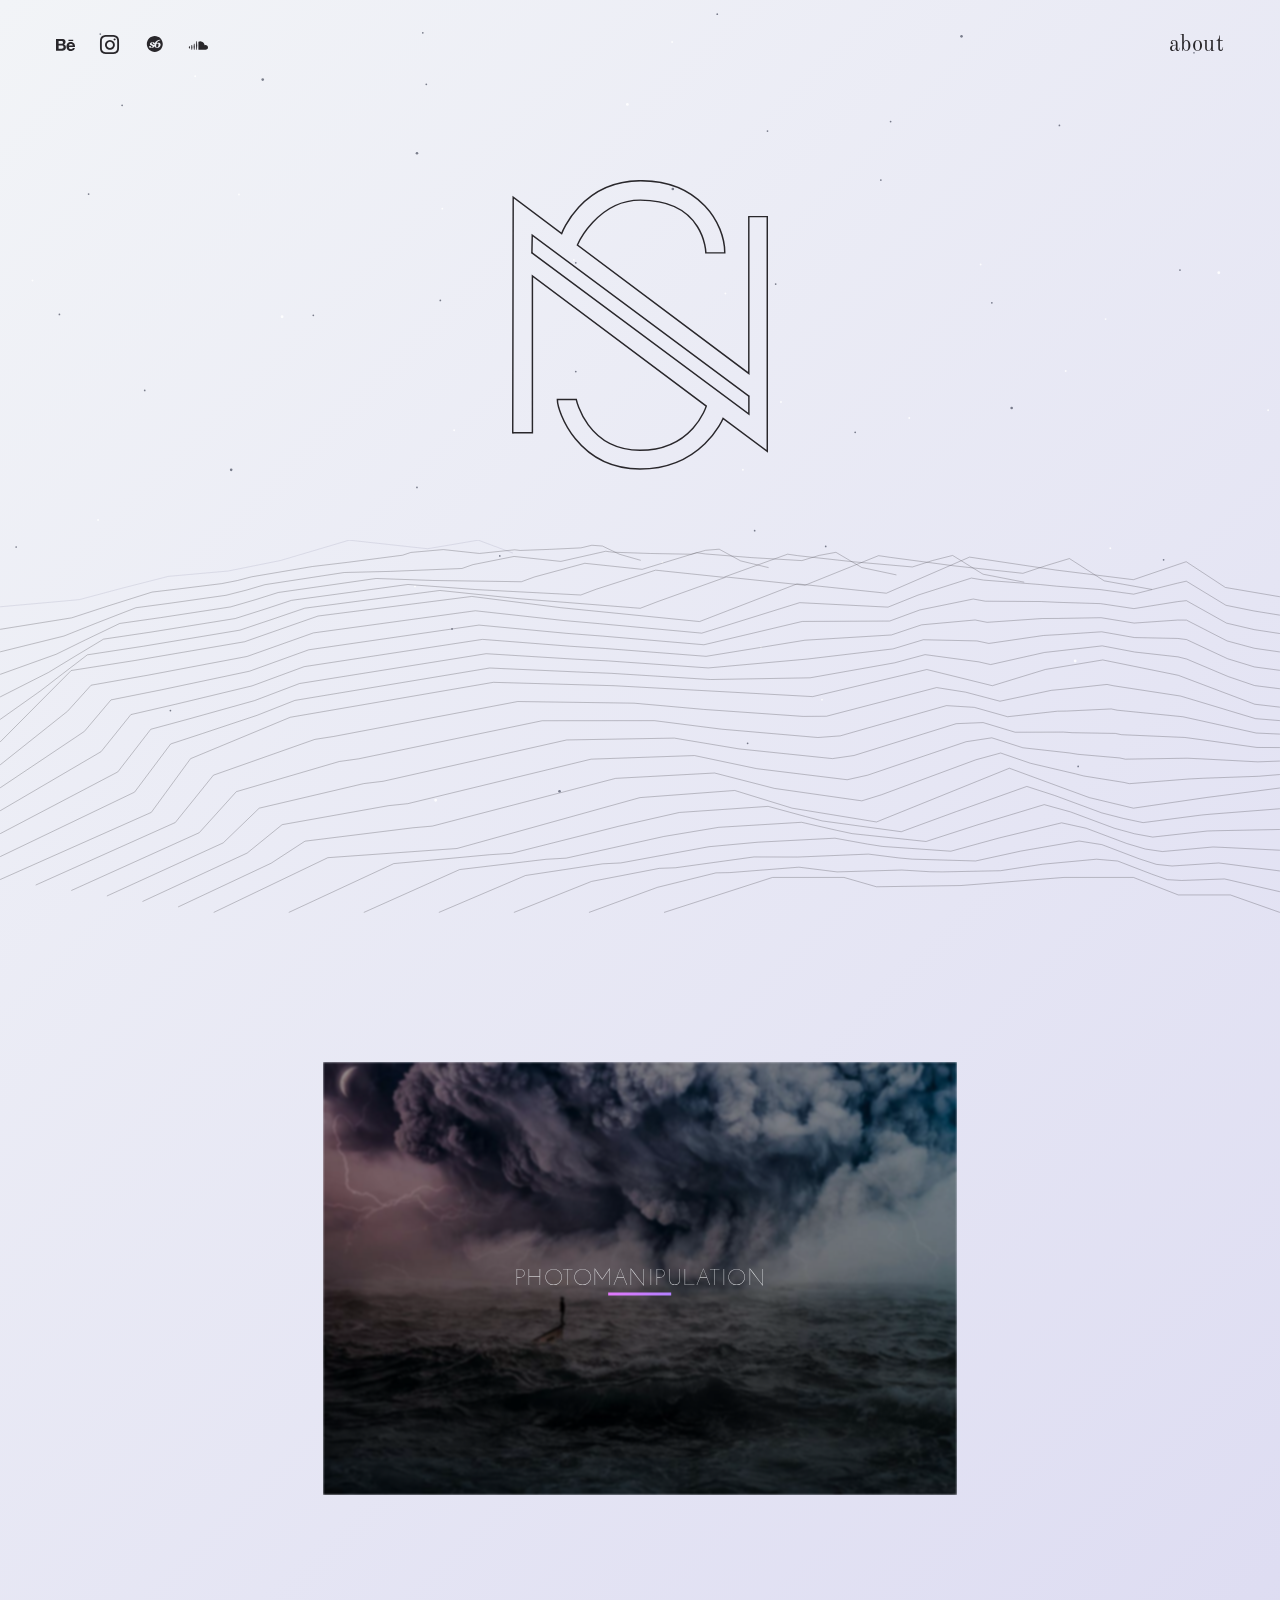
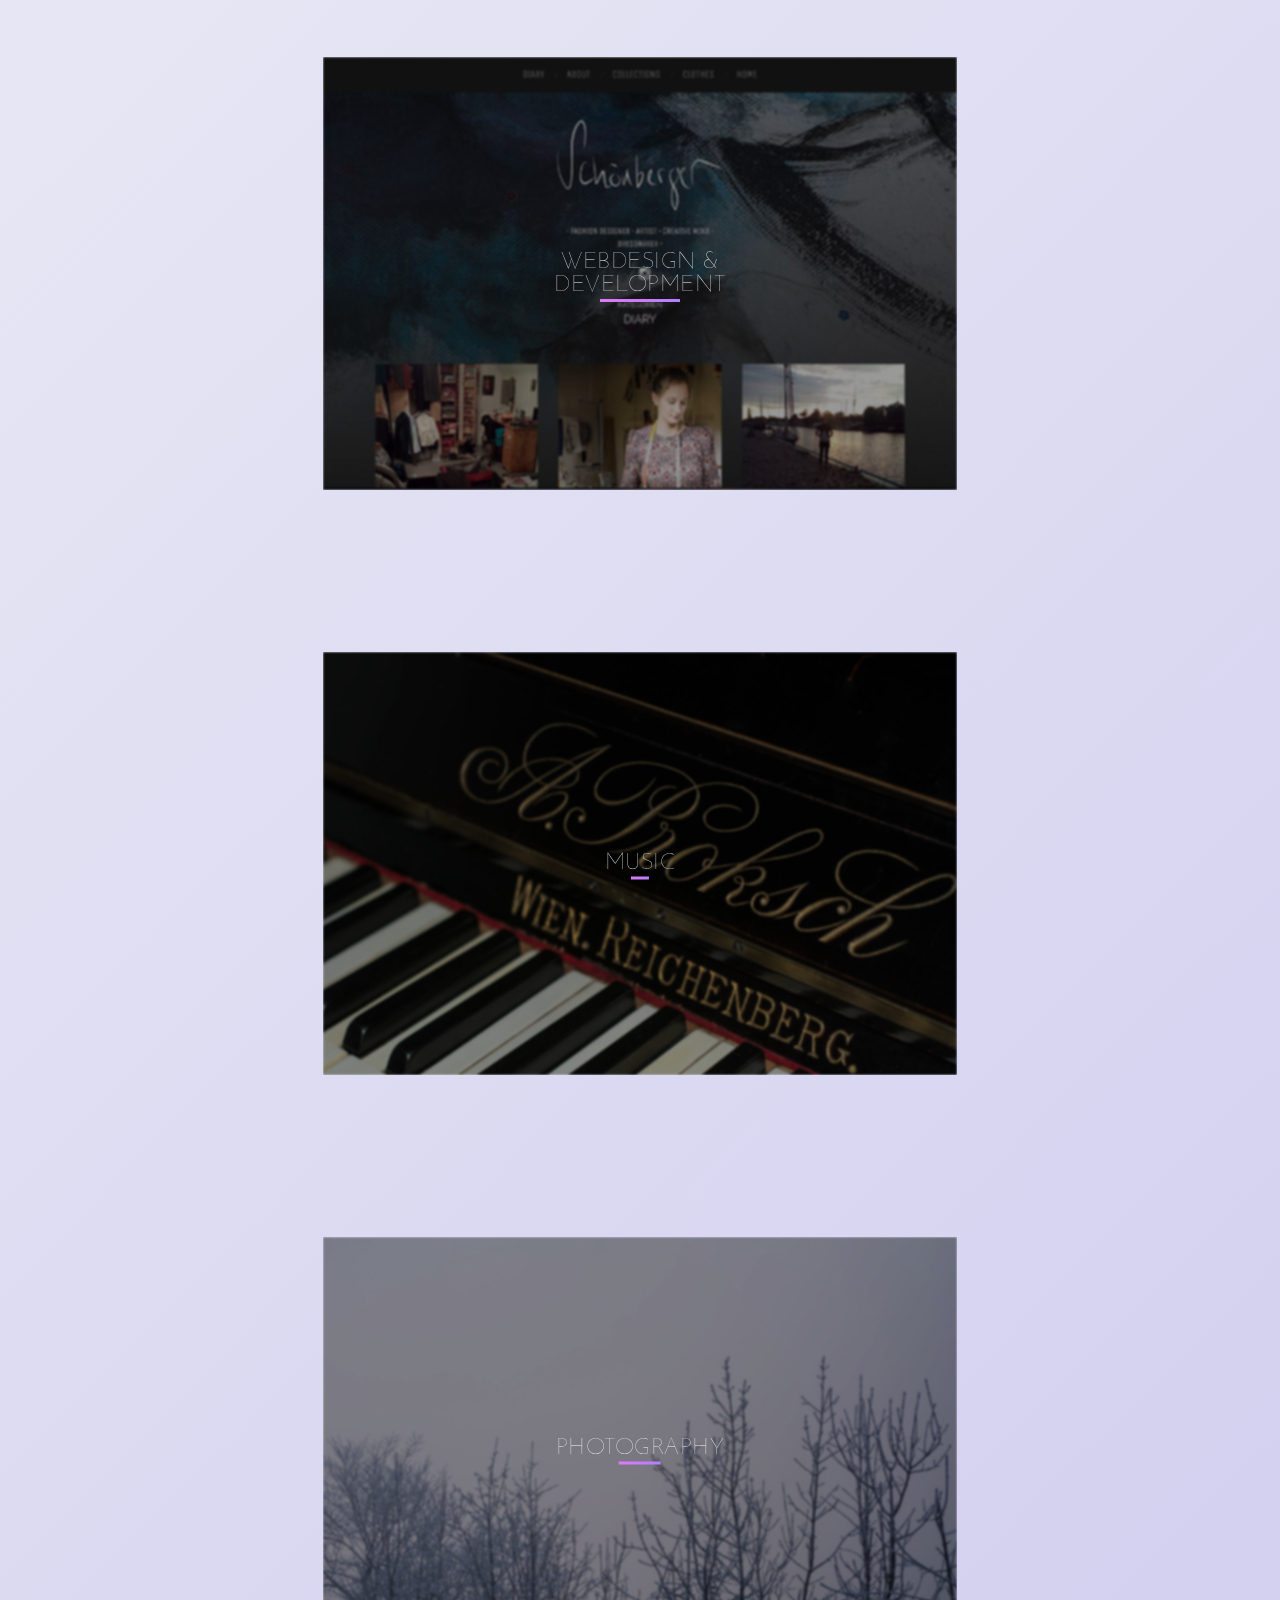
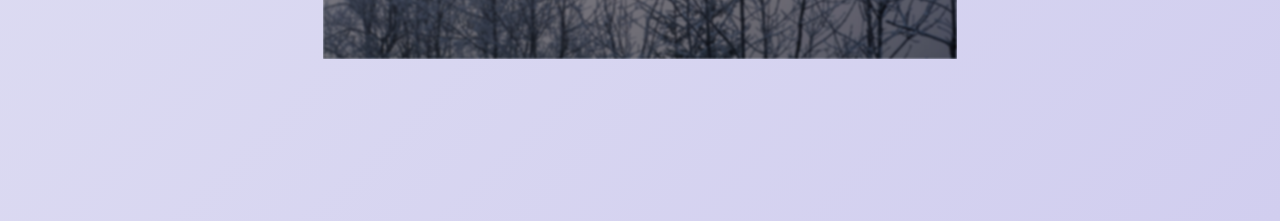
<file: index.html>
<!DOCTYPE html>
<html lang="en">
<head>
    <meta charset="utf-8">
    <meta name="viewport" content="width=device-width, height=device-height, initial-scale=1.0, user-scalable=no">
    <title>Niklas Schoenberger - Digital Artist</title>
    <meta name="description"
          content="Niklas Schoenberger - Digital Artist | Photomanipulation, Webdesign & Development">
    <link rel="stylesheet" href="css/main.css">
    <link rel="stylesheet" href="fonts/icomoon/style.css">
    <link rel="icon" href="imgs/logo-b.png">
</head>

<body>
<header class="header" id="home">
    <nav class="nav">
        <div class="nav__social">
            <ul class="nav__social__list">
                <li class="nav__social__list__item">
                    <a target="_blank" href="https://www.behance.net/schonberq">
                        <span class="icon-behance"></span>
                    </a>
                </li>
                <li class="nav__social__list__item">
                    <a target="_blank" href="https://www.instagram.com/schxnberq">
                        <span class="icon-instagram"></span>
                    </a>
                </li>
                <li class="nav__social__list__item">
                    <a target="_blank" href="https://www.society6.com/schonberq">
                        <svg class="society6-svg" version="1.1" id="Layer_1" xmlns="http://www.w3.org/2000/svg" xmlns:xlink="http://www.w3.org/1999/xlink" x="0px" y="0px"
         viewBox="0 0 2834.6 2834.6" style="enable-background:new 0 0 2834.6 2834.6;" xml:space="preserve">

    <g>
        <path class="st0" d="M1171,1362.6c-17.1-34.5-28.9-71.6-44.4-110.5c-36.5,4.4-71.1,17.9-98,45.9c-48.4,50.4-42.6,102.6,14.7,142
            c11.4,7.8,23.4,15.2,36,20.8c35.4,15.8,71.1,31,107,45.6c59.2,24,110.2,58.3,145.7,112.6c2.7,4.2,5.8,8.2,7.7,10.8
            c9.1-69.4,18.2-138.8,27-205.8c-13.2,5.3-27.4,13.4-42.5,16.5C1254.9,1454.4,1204.1,1429.4,1171,1362.6z"/>
        <path class="st0" d="M1807.1,1376.3c-76.6-16.4-142.2,24.5-181.5,73c-3.6,4.5-4.7,11.4-5.9,17.3c-16.3,80.5-24.6,161.7-22.8,234.5
            c2.7,56.7,6.7,103.7,27.4,147.3c17.6,36.9,40.7,50.4,81.4,47.7c46.7-3.1,83.7-26,111.5-61.6c79.3-101.8,105.2-218.9,88.2-345
            C1897.8,1433.2,1867.6,1389.2,1807.1,1376.3z"/>
        <path class="st0" d="M1417.1,384.3c-578.9,0-1048.2,469.3-1048.2,1048.2s469.3,1048.2,1048.2,1048.2s1048.2-469.3,1048.2-1048.2
            S1996,384.3,1417.1,384.3z M2042.5,1831.6c-132,115.7-287.4,152.7-457.8,116.8c-108.8-22.9-181.7-93.4-224.3-195.6
            c-2.6-6.3-5.2-12.5-9.1-21.8c-17.7,76.8-54.7,137-120.7,176.7c-43.7,26.3-92.6,36.7-142.2,43.3c-83.6,11-167.3,14.1-250.6-2.1
            c-46.9-9.1-90.7-26.8-126.4-59.6c-14.1-12.9-26.9-28.5-36.1-45.1c-22.4-40.4-12.3-84.4,25.9-110.3c60.1-40.6,144-53.5,202.5,35.2
            c27.2,41.2,41.3,87.4,51,135c72.1,14.6,153-37.8,166.6-107.2c7.4-37.8-3-70.9-34.2-91.8c-30.8-20.6-65.4-35.7-99.2-51.4
            c-33.9-15.7-69-28.8-103.4-43.4c-148.4-63.2-135.5-275.9-14.6-345.8c53.4-30.9,110.3-48.1,170.8-55c80.5-9.2,161.2-9.4,239.1,15.2
            c30.9,9.7,61.2,26.8,86.6,46.9c17.6,13.9,26.5,38.9,39,58.6C1560.7,1050,1812.9,919.8,2127,883c1.1,25.2,2,46.4,2.9,66.4
            c-234.1,45.2-398.8,170.2-474.9,400.5c44.7-36.5,95.4-59.4,151.7-69.7c64.5-11.8,129.1-10.3,191.7,8.4
            c104.8,31.3,184.6,148.7,180.4,260.7C2174.6,1663.3,2126.8,1757.8,2042.5,1831.6z"/>
    </g>
    </svg>
                    </a>
                </li>
                <li class="nav__social__list__item">
                    <a target="_blank" href="https://www.soundcloud.com/iampinkflwr">
                        <span class="icon-soundcloud"></span>
                    </a>
                </li>
            </ul>
        </div>

        <div class="nav__img">
            <a data-scroll href="index.html#home">
                <img class="nav__img-img" src="imgs/logo-w.png" alt="">
            </a>
        </div>

        <div class="nav__link"><a href="#about">about</a></div>
    </nav>

    <section class="entry">
        <div class="entry__title scroll-fade">
            <h1>
                <!--<svg class="svg-cnt" xmlns="http://www.w3.org/2000/svg" viewBox="0 0 351.69 397.94"><title>logopath2</title>
                    <g id="left-top">
                        <path d="M74.67,399.3l.64-324.54,66.55,50S168.17,52,250.3,52C331,52,366,110.56,366,151.14H340s-1.26-72.46-90-72.46c-59.58,0-86.48,61.67-86.48,61.67L399,316.78V101.36"
                              transform="translate(-73.67 -51.02)" fill="none" stroke="#0e62c6" stroke-miterlimit="10"
                              stroke-width="2" class="rrOVYYIX_0"></path>
                        <path fill="none" stroke="#0e62c6" stroke-miterlimit="10" stroke-width="2"
                              d="M27.34,100.61L27.81,75.7L325.83,297.35" class="rrOVYYIX_1"></path>
                    </g>
                    <g id="right-bottom">
                        <path fill="none" stroke="#9f24e0" stroke-miterlimit="10" stroke-width="2"
                              d="M325.43,296.55L325.43,321.68L26.94,99.79" class="rrOVYYIX_2"></path>
                        <path d="M398.05,101.36h26.31V423.88l-60.75-45.29S335.06,448,249.52,448,136,369.34,136,352.64h26s14.66,69.66,87.48,69.66,91.08-60.65,91.08-60.65L101.7,182.95V398.3h-27"
                              transform="translate(-73.67 -51.02)" fill="none" stroke="#9f24e0" stroke-miterlimit="10"
                              stroke-width="2" class="rrOVYYIX_3"></path>
                    </g>
                    <style>.rrOVYYIX_0 {
                        stroke-dasharray: 1493 1495;
                        stroke-dashoffset: 1494;
                        animation: rrOVYYIX_draw 3000ms ease-in-out 0ms forwards;
                    }

                    .rrOVYYIX_1 {
                        stroke-dasharray: 397 399;
                        stroke-dashoffset: 398;
                        animation: rrOVYYIX_draw 3000ms ease-in-out 0ms forwards;
                    }

                    .rrOVYYIX_2 {
                        stroke-dasharray: 398 400;
                        stroke-dashoffset: 399;
                        animation: rrOVYYIX_draw 3000ms ease-in-out 0ms forwards;
                    }

                    .rrOVYYIX_3 {
                        stroke-dasharray: 1533 1535;
                        stroke-dashoffset: 1534;
                        animation: rrOVYYIX_draw 3000ms ease-in-out 0ms forwards;
                    }

                    @keyframes rrOVYYIX_draw {
                        100% {
                            stroke-dashoffset: 0;
                        }
                    }

                    @keyframes rrOVYYIX_fade {
                        0% {
                            stroke-opacity: 1;
                        }
                        94.44444444444444% {
                            stroke-opacity: 1;
                        }
                        100% {
                            stroke-opacity: 0;
                        }
                    }</style>
                </svg>--> <!--vivus-animation test svg-->
                <svg class="svg-cnt" xmlns="http://www.w3.org/2000/svg" viewBox="0 0 351.69 397.94"><title>
                    logopath2</title>
                    <g class="svg-cnt__one" id="left-top">
                        <path d="M74.67,399.3l.64-324.54,66.55,50S168.17,52,250.3,52C331,52,366,110.56,366,151.14H340s-1.26-72.46-90-72.46c-59.58,0-86.48,61.67-86.48,61.67L399,316.78V101.36"
                              transform="translate(-73.67 -51.02)" fill="none" stroke="#29272b" stroke-miterlimit="10"
                              stroke-width="2"/>
                        <polyline points="27.34 100.61 27.81 75.7 325.83 297.35" fill="none" stroke="#29272b"
                                  stroke-miterlimit="10" stroke-width="2"/>
                    </g>
                    <g class="svg-cnt__two" id="right-bottom">
                        <polyline points="325.43 296.55 325.43 321.68 26.94 99.79" fill="none" stroke="#29272b"
                                  stroke-miterlimit="10" stroke-width="2"/>
                        <path d="M398.05,101.36h26.31V423.88l-60.75-45.29S335.06,448,249.52,448,136,369.34,136,352.64h26s14.66,69.66,87.48,69.66,91.08-60.65,91.08-60.65L101.7,182.95V398.3h-27"
                              transform="translate(-73.67 -51.02)" fill="none" stroke="#29272b" stroke-miterlimit="10"
                              stroke-width="2"/>
                    </g>
                </svg>
                <svg class="fill-svg" id="left-top_copy" data-name="left-top copy" xmlns="http://www.w3.org/2000/svg"
                     viewBox="0 0 349.69 395.94"><title>logopath2fill</title>
                    <path d="M399,101.36V316.78L163.52,140.35S192.78,78.68,250,78.68c88.73,0,90,72.46,90,72.46h26C366,110.56,331,52,250.3,52c-82.13,0-108.43,72.75-108.43,72.75l-66.55-50L74.67,398.3h27V182.95l238.9,178.71s-18.26,60.65-91.08,60.65S162,352.64,162,352.64H136C136,369.34,164,448,249.52,448s114.1-69.37,114.1-69.37l60.75,45.29V101.36Zm.06,271.34L101,151.12v.51l-.4-.82.41.31.46-24.4,298,221.65Z"
                          transform="translate(-74.67 -52.02)" fill="#29272b"/>
                    <polygon points="0 347.28 0 346.28 0 346.28 0 347.28" fill="#29272b"/>
                </svg>
            </h1>

            <div class="entry__title__txt">
                <span>Niklas Schoenberger</span>
                <span>digital artist</span>
            </div>

            <div class="entry__scroll scroll-fade">
                <a data-scroll href="#main">
                    <span class="icon-arrow_downward"></span>
                </a>
            </div>

        </div>

        <div class="entry__parallax">
            <div class="parallax-bg bg-bottom">
                <svg id="bottom" xmlns="http://www.w3.org/2000/svg" viewBox="0 0 670.34 443.97"><title>
                    starsky_bottom</title>
                    <g opacity="0.85">
                        <path d="M231.65,109.78a.5.5,0,0,0,0-1,.5.5,0,0,0,0,1Z" transform="translate(-16.55 -21.5)"
                              fill="#a0a0b9"/>
                        <path d="M379.89,154.23a.5.5,0,0,0,0-1,.5.5,0,0,0,0,1Z" transform="translate(-16.55 -21.5)"
                              fill="#a0a0b9"/>
                        <path d="M579,167.62a.5.5,0,0,0,0-1,.5.5,0,0,0,0,1Z" transform="translate(-16.55 -21.5)"
                              fill="#a0a0b9"/>
                        <path d="M430.49,366.92a.5.5,0,0,0,0-1,.5.5,0,0,0,0,1Z" transform="translate(-16.55 -21.5)"
                              fill="#a0a0b9"/>
                        <path d="M217.32,307.6a.5.5,0,0,0,0-1,.5.5,0,0,0,0,1Z" transform="translate(-16.55 -21.5)"
                              fill="#a0a0b9"/>
                        <path d="M664.14,215.34a.5.5,0,0,0,0-1,.5.5,0,0,0,0,1Z" transform="translate(-16.55 -21.5)"
                              fill="#a0a0b9"/>
                        <path d="M51.37,272.81a.5.5,0,0,0,0-1,.5.5,0,0,0,0,1Z" transform="translate(-16.55 -21.5)"
                              fill="#a0a0b9"/>
                        <path d="M237.84,225.79a.5.5,0,0,0,0-1,.5.5,0,0,0,0,1Z" transform="translate(-16.55 -21.5)"
                              fill="#a0a0b9"/>
                        <path d="M352,22.5a.5.5,0,0,0,0-1,.5.5,0,0,0,0,1Z" transform="translate(-16.55 -21.5)"
                              fill="#a0a0b9"/>
                        <path d="M558.11,194.82a.5.5,0,0,0,0-1,.5.5,0,0,0,0,1Z" transform="translate(-16.55 -21.5)"
                              fill="#a0a0b9"/>
                        <path d="M17,147.41a.5.5,0,0,0,0-1,.5.5,0,0,0,0,1Z" transform="translate(-16.55 -21.5)"
                              fill="#a0a0b9"/>
                        <path d="M102.23,40.43a.5.5,0,0,0,0-1,.5.5,0,0,0,0,1Z" transform="translate(-16.55 -21.5)"
                              fill="#a0a0b9"/>
                        <path d="M337.2,446.21a.5.5,0,0,0,0-1,.5.5,0,0,0,0,1Z" transform="translate(-16.55 -21.5)"
                              fill="#a0a0b9"/>
                        <path d="M563.07,346.93a.75.75,0,0,0,0-1.5.75.75,0,0,0,0,1.5Z"
                              transform="translate(-16.55 -21.5)"
                              fill="#a0a0b9"/>
                        <path d="M389.06,246.5a.5.5,0,0,0,0-1,.5.5,0,0,0,0,1Z" transform="translate(-16.55 -21.5)"
                              fill="#a0a0b9"/>
                        <path d="M398.51,339.54a.5.5,0,0,0,0-1,.5.5,0,0,0,0,1Z" transform="translate(-16.55 -21.5)"
                              fill="#a0a0b9"/>
                        <path d="M409,211a.5.5,0,0,0,0-1,.5.5,0,0,0,0,1Z" transform="translate(-16.55 -21.5)"
                              fill="#a0a0b9"/>
                        <path d="M300.52,136.68a.5.5,0,0,0,0-1,.5.5,0,0,0,0,1Z" transform="translate(-16.55 -21.5)"
                              fill="#a0a0b9"/>
                        <path d="M228.15,419.85a.75.75,0,0,0,0-1.5.75.75,0,0,0,0,1.5Z"
                              transform="translate(-16.55 -21.5)"
                              fill="#a0a0b9"/>
                        <path d="M346.9,295a.5.5,0,0,0,0-1,.5.5,0,0,0,0,1Z" transform="translate(-16.55 -21.5)"
                              fill="#a0a0b9"/>
                        <path d="M513.56,139a.5.5,0,0,0,0-1,.5.5,0,0,0,0,1Z" transform="translate(-16.55 -21.5)"
                              fill="#a0a0b9"/>
                        <path d="M638.29,143.58a.75.75,0,0,0,0-1.5.75.75,0,0,0,0,1.5Z"
                              transform="translate(-16.55 -21.5)"
                              fill="#a0a0b9"/>
                        <path d="M599.39,465.47a.5.5,0,0,0,0-1,.5.5,0,0,0,0,1Z" transform="translate(-16.55 -21.5)"
                              fill="#a0a0b9"/>
                        <path d="M686.41,322a.5.5,0,0,0,0-1,.5.5,0,0,0,0,1Z" transform="translate(-16.55 -21.5)"
                              fill="#a0a0b9"/>
                        <path d="M581.48,287.6a.5.5,0,0,0,0-1,.5.5,0,0,0,0,1Z" transform="translate(-16.55 -21.5)"
                              fill="#a0a0b9"/>
                        <path d="M476.18,219.37a.5.5,0,0,0,0-1,.5.5,0,0,0,0,1Z" transform="translate(-16.55 -21.5)"
                              fill="#a0a0b9"/>
                        <path d="M328.56,55.42a.75.75,0,0,0,0-1.5.75.75,0,0,0,0,1.5Z"
                              transform="translate(-16.55 -21.5)"
                              fill="#a0a0b9"/>
                        <path d="M147.74,166.65a.75.75,0,0,0,0-1.5.75.75,0,0,0,0,1.5Z"
                              transform="translate(-16.55 -21.5)"
                              fill="#a0a0b9"/>
                        <path d="M125.16,102.36a.5.5,0,0,0,0-1,.5.5,0,0,0,0,1Z" transform="translate(-16.55 -21.5)"
                              fill="#a0a0b9"/>
                    </g>
                </svg>
            </div>

            <div class="parallax-bg bg-middle">
                <svg id="middle" xmlns="http://www.w3.org/2000/svg" viewBox="0 0 750.1 218.36">
                    <title>starsky_middle2</title>
                    <g opacity="0.75">
                        <polyline
                                points="0.07 39.15 46.52 34.95 70.69 28.47 98.61 21.32 133.75 18.17 164.36 12.03 204.6 0.1 250.58 5.12 280.28 0.1 300.59 7.66"
                                fill="none" stroke="#a0a0b9" stroke-miterlimit="10" stroke-width="0.2"/>
                        <polyline
                                points="0.07 52.36 42 45.62 63.88 38.47 89.13 30.52 104.06 28.76 129.79 25.58 139.12 23.76 147.44 21.58 183.04 15.54 203.71 13.09 235.93 8.91 240.8 7.29 259.79 5.62 280.94 7.89 301.65 5.74 304.82 6.14 321.99 5.5 340.41 4.62 346.87 3.08 353.05 3.55 363.01 8.35 375.51 11.93"
                                fill="none" stroke="#29272b" stroke-miterlimit="10" stroke-width="0.2"/>
                        <polyline
                                points="0.07 65.56 37.48 56.28 57.06 48.47 79.65 39.71 99.06 37.13 132.49 32.39 144.49 29.34 155.23 26.18 201.72 19.05 228.69 18.4 270.73 16.69 277.01 14.47 301.25 9.64 328.63 12.55 354.96 6.6 359.05 7.15 381.29 7.91 405.17 8.34 413.45 6.05 421.46 5.39 434.03 12.24 450.42 16.19"
                                fill="none" stroke="#29272b" stroke-miterlimit="10" stroke-width="0.2"/>
                        <polyline
                                points="0.07 78.76 32.96 66.95 50.25 58.47 70.17 48.91 94.07 45.5 135.19 39.2 149.87 34.93 163.02 30.77 220.4 22.55 253.68 23.72 305.54 24.46 313.21 21.66 342.71 13.66 376.33 17.2 408.26 7.45 413.28 8.16 440.59 10.33 469.93 12.07 480.03 9.03 489.88 7.22 505.05 16.14 525.33 20.46"
                                fill="none" stroke="#29272b" stroke-miterlimit="10" stroke-width="0.2"/>
                        <polyline
                                points="0.07 91.97 28.44 77.61 43.44 68.47 60.69 58.1 89.08 53.87 137.88 46.02 155.24 40.52 170.81 35.37 239.09 26.06 278.66 29.04 340.35 32.24 349.42 28.84 384.18 17.68 424.03 21.86 461.57 8.31 467.51 9.18 499.88 12.75 534.69 15.8 546.62 12 558.29 9.05 576.08 20.04 600.25 24.73"
                                fill="none" stroke="#29272b" stroke-miterlimit="10" stroke-width="0.2"/>
                        <polyline
                                points="0.07 105.17 23.92 88.28 36.62 78.47 51.21 67.3 84.08 62.24 140.58 52.83 160.61 46.11 178.6 39.96 257.77 29.57 303.65 34.36 375.16 40.02 385.62 36.03 425.64 21.69 471.73 26.52 514.87 9.17 521.75 10.19 559.18 15.16 599.45 19.53 613.2 14.97 626.71 10.88 647.1 23.93 675.16 29"
                                fill="none" stroke="#29272b" stroke-miterlimit="10" stroke-width="0.2"/>
                        <polyline
                                points="0.07 118.37 41.73 76.49 79.09 70.61 143.28 59.64 186.39 44.56 276.45 33.08 328.63 39.67 409.96 47.8 467.11 25.71 519.42 31.18 568.18 10.03 618.48 17.58 664.21 23.26 695.13 12.72 718.12 27.82 750.07 33.27"
                                fill="none" stroke="#29272b" stroke-miterlimit="10" stroke-width="0.2"/>
                        <polyline
                                points="0.07 131.81 39.62 100.33 53.38 85.1 86.99 79.17 144.76 68.26 183.68 54.45 278.56 41.47 330.43 47.2 351.47 49.05 411.25 54.59 468.63 36.72 520.4 39.34 538.02 32.28 569.27 22.31 576.41 23.49 609.63 26.11 619.01 27.05 644.61 29.04 664.36 31.74 689.92 25.32 695.19 24.13 718.46 38.27 734.89 41.59 750.07 44.05"
                                fill="none" stroke="#29272b" stroke-miterlimit="10" stroke-width="0.2"/>
                        <polyline
                                points="0.07 145.25 49.43 112.18 65.04 93.71 94.89 87.74 146.24 76.88 180.96 64.34 280.66 49.86 332.23 54.72 353.14 56.32 412.53 61.39 470.16 47.73 521.37 47.5 539.04 41 570.36 34.59 577.44 35.87 610.24 36.06 619.55 36.51 644.94 37.29 664.51 40.22 690.04 36.12 695.25 35.54 718.8 48.72 734.98 52.52 750.07 54.83"
                                fill="none" stroke="#29272b" stroke-miterlimit="10" stroke-width="0.2"/>
                        <polyline
                                points="0.07 158.69 59.24 124.04 76.69 102.32 102.79 96.3 147.72 85.49 178.25 74.23 282.77 58.24 334.03 62.25 354.8 63.59 413.81 68.18 471.68 58.74 522.35 55.66 540.07 49.73 571.46 46.87 578.47 48.25 610.85 46.01 620.08 45.97 645.27 45.54 664.66 48.69 690.16 46.91 695.32 46.95 719.15 59.16 735.08 63.45 750.07 65.61"
                                fill="none" stroke="#29272b" stroke-miterlimit="10" stroke-width="0.2"/>
                        <polyline
                                points="0.07 172.13 69.05 135.9 88.35 110.93 110.69 104.87 149.2 94.11 175.53 84.12 284.88 66.63 335.83 69.77 356.47 70.86 415.09 74.98 473.21 69.76 523.32 63.82 541.09 58.45 572.55 59.15 579.5 60.63 611.46 55.96 620.62 55.44 645.6 53.79 664.81 57.17 690.27 57.7 695.38 58.36 719.49 69.61 735.17 74.39 750.07 76.39"
                                fill="none" stroke="#29272b" stroke-miterlimit="10" stroke-width="0.2"/>
                        <polyline
                                points="0.07 185.57 78.86 147.76 100.01 119.54 118.6 113.43 150.68 102.73 172.82 94.01 286.98 75.02 337.63 77.3 358.14 78.13 416.37 81.77 474.73 80.77 524.3 71.98 542.12 67.18 573.64 71.43 580.52 73.01 612.07 65.91 621.15 64.9 645.93 62.04 664.96 65.65 690.39 68.5 695.45 69.77 719.84 80.06 735.27 85.32 750.07 87.18"
                                fill="none" stroke="#29272b" stroke-miterlimit="10" stroke-width="0.2"/>
                        <polyline
                                points="0.07 199.01 88.67 159.62 111.66 128.15 170.11 103.89 289.09 83.41 359.8 85.39 476.26 91.78 543.14 75.9 581.55 85.39 612.68 75.86 646.26 70.29 690.5 79.29 735.36 96.25 750.07 97.96"
                                fill="none" stroke="#29272b" stroke-miterlimit="10" stroke-width="0.2"/>
                        <polyline
                                points="20.93 202.22 102.72 165.58 125.08 137.82 184.49 116.85 195.64 115.12 303.42 94.66 371.6 95.63 412.4 99.28 470.67 103.38 484.31 103.28 548.89 86.48 565.81 89.15 586.01 94.48 616.19 88.09 621.78 87.57 648.75 84.64 652.31 85.39 691.8 91.44 701.11 94.23 735.78 104.69 750.07 105.86"
                                fill="none" stroke="#29272b" stroke-miterlimit="10" stroke-width="0.2"/>
                        <polyline
                                points="41.79 205.43 116.76 171.54 138.49 147.49 198.87 129.8 210.08 128.25 317.75 105.92 383.39 105.86 422.76 110.86 479.26 115.75 492.37 114.79 554.63 97.06 570.96 98.07 590.48 103.57 619.71 100.33 625.1 100.25 651.23 99 654.69 99.74 693.1 103.58 702.21 105.57 736.2 113.13 750.07 113.75"
                                fill="none" stroke="#29272b" stroke-miterlimit="10" stroke-width="0.2"/>
                        <polyline
                                points="62.65 208.64 130.81 177.5 151.9 157.16 213.24 142.75 224.51 141.39 332.08 117.18 395.18 116.09 433.13 122.43 487.85 128.12 500.42 126.3 560.38 107.64 576.11 106.99 594.94 112.66 623.23 112.57 628.41 112.93 653.72 113.36 657.07 114.1 694.4 115.73 703.31 116.92 736.62 121.58 750.07 121.64"
                                fill="none" stroke="#29272b" stroke-miterlimit="10" stroke-width="0.2"/>
                        <polyline
                                points="83.51 211.85 144.85 183.46 165.32 166.83 227.62 155.7 238.95 154.52 346.41 128.44 406.98 126.32 443.5 134.01 496.45 140.5 508.48 137.81 566.12 118.23 581.25 115.92 599.41 121.75 626.75 124.8 631.73 125.6 656.2 127.72 659.45 128.45 695.7 127.88 704.42 128.27 737.04 130.02 750.07 129.54"
                                fill="none" stroke="#29272b" stroke-miterlimit="10" stroke-width="0.2"/>
                        <polyline
                                points="104.37 215.06 158.9 189.42 178.73 176.5 242 168.65 253.39 167.66 360.74 139.7 418.77 136.55 453.86 145.58 505.04 152.87 516.53 149.31 571.87 128.81 586.4 124.84 603.87 130.84 630.26 137.04 635.05 138.28 658.69 142.07 661.83 142.8 696.99 140.03 705.52 139.61 737.46 138.47 750.07 137.44"
                                fill="none" stroke="#29272b" stroke-miterlimit="10" stroke-width="0.2"/>
                        <polyline
                                points="125.23 218.26 192.14 186.17 267.83 180.79 375.07 150.96 430.56 146.78 464.23 157.16 513.63 165.25 591.55 133.76 638.36 150.96 664.21 157.16 706.62 150.96 750.07 145.33"
                                fill="none" stroke="#29272b" stroke-miterlimit="10" stroke-width="0.2"/>
                        <polyline
                                points="169.22 218.26 230.76 189.65 286.85 184.45 299.81 183.62 362.63 167.75 398.17 159.67 450.16 156.1 472 162.03 481.84 164.63 528.16 170.96 560.42 159.15 601.75 144.42 618.11 149.73 645.69 159.93 658.5 163.21 669.88 165.63 704.1 161.18 709.6 160.67 750.07 157.49"
                                fill="none" stroke="#29272b" stroke-miterlimit="10" stroke-width="0.2"/>
                        <polyline
                                points="213.2 218.26 269.38 193.13 320.03 187.11 331.79 186.44 389.02 173.75 421.26 168.38 469.75 165.43 490.23 170.12 499.44 172.09 542.68 176.68 573.04 166.87 611.95 155.08 627.33 159.33 653.02 168.91 664.9 172.17 675.54 174.1 707.48 170.55 712.57 170.38 750.07 169.64"
                                fill="none" stroke="#29272b" stroke-miterlimit="10" stroke-width="0.2"/>
                        <polyline
                                points="257.18 218.26 308 196.61 353.2 189.77 363.77 189.26 415.42 179.75 444.35 177.09 489.34 174.75 508.45 178.22 517.05 179.56 557.21 182.39 585.66 174.59 622.16 165.75 636.55 168.93 660.35 177.88 671.3 181.13 681.2 182.58 710.86 179.91 715.54 180.09 750.07 181.8"
                                fill="none" stroke="#29272b" stroke-miterlimit="10" stroke-width="0.2"/>
                        <polyline
                                points="301.16 218.26 346.63 200.09 386.38 192.42 395.75 192.09 441.81 185.74 467.45 185.8 508.94 184.07 526.68 186.31 534.66 187.03 571.73 188.1 598.28 182.3 632.36 176.41 645.77 178.53 667.68 186.86 677.7 190.09 686.86 191.05 714.23 189.27 718.52 189.8 750.07 193.95"
                                fill="none" stroke="#29272b" stroke-miterlimit="10" stroke-width="0.2"/>
                        <polyline
                                points="345.14 218.26 385.25 203.57 419.56 195.08 427.73 194.91 468.2 191.74 490.54 194.51 528.53 193.4 544.91 194.41 552.26 194.5 586.26 193.82 610.9 190.02 642.56 187.07 654.99 188.13 675.01 195.84 684.1 199.04 692.53 199.53 717.61 198.64 721.5 199.52 750.07 206.11"
                                fill="none" stroke="#29272b" stroke-miterlimit="10" stroke-width="0.2"/>
                        <polyline
                                points="389.13 218.26 452.74 197.74 494.59 197.74 513.63 203.22 563.14 202.5 623.52 197.74 664.21 197.74 690.5 208 720.99 208 750.07 218.26"
                                fill="none" stroke="#29272b" stroke-miterlimit="10" stroke-width="0.2"/>
                    </g>
                </svg>
            </div>

            <div class="parallax-bg bg-top">
                <svg id="top" xmlns="http://www.w3.org/2000/svg" viewBox="0 0 740.16 465.63"><title>starsky_top</title>
                    <g class="star-cnt" opacity="0.5">
                        <path d="M181.18,182.82a.5.5,0,0,0,0-1,.5.5,0,0,0,0,1Z" transform="translate(-8.87 -7.69)"
                              fill="none"/>
                        <path d="M332.94,152.47a.5.5,0,0,0,0-1,.5.5,0,0,0,0,1Z" transform="translate(-8.87 -7.69)"
                              fill="none"/>
                        <path d="M515,70.81a.5.5,0,0,0,0-1,.5.5,0,0,0,0,1Z" transform="translate(-8.87 -7.69)"
                              fill="none"/>
                        <path d="M477.47,316.51a.5.5,0,0,0,0-1,.5.5,0,0,0,0,1Z" transform="translate(-8.87 -7.69)"
                              fill="none"/>
                        <path d="M261.4,364.2a.5.5,0,0,0,0-1,.5.5,0,0,0,0,1Z" transform="translate(-8.87 -7.69)"
                              fill="none"/>
                        <path d="M70.62,61.41a.5.5,0,0,0,0-1,.5.5,0,0,0,0,1Z" transform="translate(-8.87 -7.69)"
                              fill="none"/>
                        <path d="M612.61,73a.5.5,0,0,0,0-1,.5.5,0,0,0,0,1Z" transform="translate(-8.87 -7.69)"
                              fill="none"/>
                        <path d="M623.45,443.69a.5.5,0,0,0,0-1,.5.5,0,0,0,0,1Z" transform="translate(-8.87 -7.69)"
                              fill="none"/>
                        <path d="M706.55,473.32a.5.5,0,0,0,0-1,.5.5,0,0,0,0,1Z" transform="translate(-8.87 -7.69)"
                              fill="none"/>
                        <path d="M98.54,411.39a.5.5,0,0,0,0-1,.5.5,0,0,0,0,1Z" transform="translate(-8.87 -7.69)"
                              fill="none"/>
                        <path d="M241.11,282.34a.5.5,0,0,0,0-1,.5.5,0,0,0,0,1Z" transform="translate(-8.87 -7.69)"
                              fill="none"/>
                        <path d="M246.51,49.23a.5.5,0,0,0,0-1,.5.5,0,0,0,0,1Z" transform="translate(-8.87 -7.69)"
                              fill="none"/>
                        <path d="M509.35,104.64a.5.5,0,0,0,0-1,.5.5,0,0,0,0,1Z" transform="translate(-8.87 -7.69)"
                              fill="none"/>
                        <path d="M9.35,316.8a.5.5,0,0,0,0-1,.5.5,0,0,0,0,1Z" transform="translate(-8.87 -7.69)"
                              fill="none"/>
                        <path d="M34.35,182.34a.5.5,0,0,0,0-1,.5.5,0,0,0,0,1Z" transform="translate(-8.87 -7.69)"
                              fill="none"/>
                        <path d="M748.54,89.09a.5.5,0,0,0,0-1,.5.5,0,0,0,0,1Z" transform="translate(-8.87 -7.69)"
                              fill="none"/>
                        <path d="M389.06,110a.75.75,0,0,0,0-1.5.75.75,0,0,0,0,1.5Z" transform="translate(-8.87 -7.69)"
                              fill="none"/>
                        <path d="M432.32,430.31a.5.5,0,0,0,0-1,.5.5,0,0,0,0,1Z" transform="translate(-8.87 -7.69)"
                              fill="none"/>
                        <path d="M585,236.64a.75.75,0,0,0,0-1.5.75.75,0,0,0,0,1.5Z" transform="translate(-8.87 -7.69)"
                              fill="none"/>
                        <path d="M332.94,215.34a.5.5,0,0,0,0-1,.5.5,0,0,0,0,1Z" transform="translate(-8.87 -7.69)"
                              fill="none"/>
                        <path d="M436.38,307.34a.5.5,0,0,0,0-1,.5.5,0,0,0,0,1Z" transform="translate(-8.87 -7.69)"
                              fill="none"/>
                        <path d="M494.52,250.5a.5.5,0,0,0,0-1,.5.5,0,0,0,0,1Z" transform="translate(-8.87 -7.69)"
                              fill="none"/>
                        <path d="M254.62,174.23a.5.5,0,0,0,0-1,.5.5,0,0,0,0,1Z" transform="translate(-8.87 -7.69)"
                              fill="none"/>
                        <path d="M323.54,458.26a.75.75,0,0,0,0-1.5.75.75,0,0,0,0,1.5Z"
                              transform="translate(-8.87 -7.69)"
                              fill="none"/>
                        <path d="M289,322a.5.5,0,0,0,0-1,.5.5,0,0,0,0,1Z" transform="translate(-8.87 -7.69)"
                              fill="none"/>
                        <path d="M443.81,76.26a.5.5,0,0,0,0-1,.5.5,0,0,0,0,1Z" transform="translate(-8.87 -7.69)"
                              fill="none"/>
                        <path d="M556,21.78a.75.75,0,0,0,0-1.5.75.75,0,0,0,0,1.5Z" transform="translate(-8.87 -7.69)"
                              fill="none"/>
                        <path d="M414.76,8.69a.5.5,0,0,0,0-1,.5.5,0,0,0,0,1Z" transform="translate(-8.87 -7.69)"
                              fill="none"/>
                        <path d="M690.43,31a.5.5,0,0,0,0-1,.5.5,0,0,0,0,1Z" transform="translate(-8.87 -7.69)"
                              fill="none"/>
                        <path d="M51.24,112.74a.5.5,0,0,0,0-1,.5.5,0,0,0,0,1Z" transform="translate(-8.87 -7.69)"
                              fill="none"/>
                        <path d="M58,20.18a.5.5,0,0,0,0-1,.5.5,0,0,0,0,1Z" transform="translate(-8.87 -7.69)"
                              fill="none"/>
                        <path d="M672.86,324.23a.5.5,0,0,0,0-1,.5.5,0,0,0,0,1Z" transform="translate(-8.87 -7.69)"
                              fill="none"/>
                        <path d="M682.32,156.66a.5.5,0,0,0,0-1,.5.5,0,0,0,0,1Z" transform="translate(-8.87 -7.69)"
                              fill="none"/>
                        <path d="M573.54,175.58a.5.5,0,0,0,0-1,.5.5,0,0,0,0,1Z" transform="translate(-8.87 -7.69)"
                              fill="none"/>
                        <path d="M448.54,164.77a.5.5,0,0,0,0-1,.5.5,0,0,0,0,1Z" transform="translate(-8.87 -7.69)"
                              fill="none"/>
                        <path d="M241.11,89.34a.75.75,0,0,0,0-1.5.75.75,0,0,0,0,1.5Z" transform="translate(-8.87 -7.69)"
                              fill="none"/>
                        <path d="M151.92,46.78a.75.75,0,0,0,0-1.5.75.75,0,0,0,0,1.5Z" transform="translate(-8.87 -7.69)"
                              fill="none"/>
                        <path d="M244.49,19.5a.5.5,0,0,0,0-1,.5.5,0,0,0,0,1Z" transform="translate(-8.87 -7.69)"
                              fill="none"/>
                        <path d="M133.68,272.45a.75.75,0,0,0,0-1.5.75.75,0,0,0,0,1.5Z"
                              transform="translate(-8.87 -7.69)"
                              fill="none"/>
                        <path d="M83.68,226.26a.5.5,0,0,0,0-1,.5.5,0,0,0,0,1Z" transform="translate(-8.87 -7.69)"
                              fill="none"/>
                    </g>
                </svg>
            </div>
        </div>

    </section>


</header>

<main class="main" id="main">

    <div class="work-nav">
        <ul class="work-nav__list">
            <li class="work-nav__list__item">
                <a data-scroll class="scroll-btn navbtn" href="#tab-1">1</a>
            </li>
            <!--<li class="work-nav__list__item slash"><span>/</span></li>-->
            <li class="work-nav__list__item">
                <a data-scroll class="scroll-btn navbtn" href="#tab-2">2</a>
            </li>
            <!--<li class="work-nav__list__item slash"><span>/</span></li>-->
            <li class="work-nav__list__item">
                <a data-scroll class="scroll-btn navbtn" href="#tab-3">3</a>
            </li>
            <!--<li class="work-nav__list__item slash slash3"><span>/</span></li>-->
            <li class="work-nav__list__item">
                <a data-scroll class="scroll-btn navbtn" href="#tab-4">4</a>
            </li>
        </ul>
    </div>


    <section class="pages">
        <div class="tab-link" id="tab-1"></div>
        <div class="pages__tab">
            <a href="photom.html" class="pages__tab__cnt">
                <span class="pages__tab__title">photomanipulation</span>
                <img src="imgs/workimgs/photom/workprev.jpg" alt="">
            </a>
        </div>

        <div class="tab-link" id="tab-2"></div>
        <div class="pages__tab">
            <a href="web.html" class="pages__tab__cnt">
                <span class="pages__tab__title">webdesign & development</span>
                <img src="imgs/workimgs/webdsgn/workprev.jpg" alt="">
            </a>
        </div>

        <div class="tab-link" id="tab-3"></div>
        <div class="pages__tab">
            <a href="music.html" class="pages__tab__cnt">
                <span class="pages__tab__title">music</span>
                <img src="imgs/workimgs/music/pianotny.jpg" alt="">
            </a>
        </div>
        <div class="tab-link" id="tab-4"></div>
        <div class="pages__tab">
            <a href="photogr.html" class="pages__tab__cnt">
                <span class="pages__tab__title">photography</span>
                <img src="imgs/workimgs/photogr/photogr_1tny.jpg" alt="">
            </a>
        </div>
        <div class="tab-link"></div>
    </section>

    <div>

    </div>


</main>


<script src="js/jquery-3.2.1.min.js"></script>
<script src="js/main.js"></script>
<script src="js/smooth-scroll.js"></script>
<script>
    smoothScroll.init();
</script>
</body>
</html>
</file>
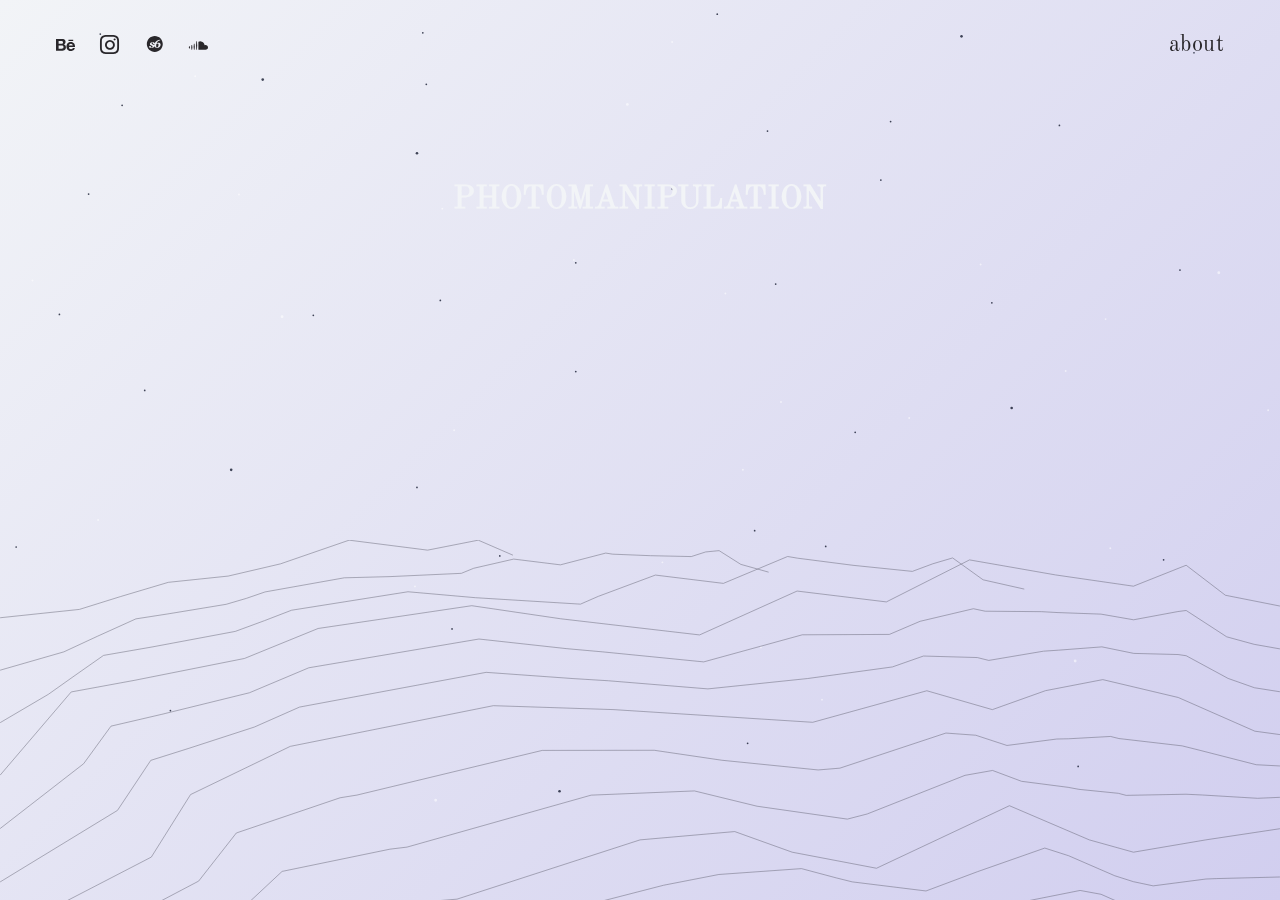
<file: photom.html>
<!DOCTYPE html>
<html lang="en">
<head>
    <meta charset="utf-8">
    <meta name="viewport" content="width=device-width, height=device-height, initial-scale=1.0, user-scalable=no">
    <title>Niklas Schoenberger - Digital Artist</title>
    <meta name="description"
          content="Niklas Schoenberger - Digital Artist | Photomanipulation, Webdesign & Development">
    <link rel="stylesheet" href="css/main.css">
    <link rel="stylesheet" href="fonts/icomoon/style.css">
    <link rel="icon" href="imgs/logo-b.png">
</head>

<body>
<header class="header" id="home">

    <nav class="nav">
        <div class="nav__social">
            <ul class="nav__social__list">
                <li class="nav__social__list__item">
                    <a target="_blank" href="https://www.behance.net/schonberq">
                        <span class="icon-behance"></span>
                    </a>
                </li>
                <li class="nav__social__list__item">
                    <a target="_blank" href="https://www.instagram.com/schxnberq">
                        <span class="icon-instagram"></span>
                    </a>
                </li>
                <li class="nav__social__list__item">
                    <a target="_blank" href="https://www.society6.com/schonberq">
                        <svg class="society6-svg" version="1.1" id="Layer_1" xmlns="http://www.w3.org/2000/svg" xmlns:xlink="http://www.w3.org/1999/xlink" x="0px" y="0px"
         viewBox="0 0 2834.6 2834.6" style="enable-background:new 0 0 2834.6 2834.6;" xml:space="preserve">

    <g>
        <path class="st0" d="M1171,1362.6c-17.1-34.5-28.9-71.6-44.4-110.5c-36.5,4.4-71.1,17.9-98,45.9c-48.4,50.4-42.6,102.6,14.7,142
            c11.4,7.8,23.4,15.2,36,20.8c35.4,15.8,71.1,31,107,45.6c59.2,24,110.2,58.3,145.7,112.6c2.7,4.2,5.8,8.2,7.7,10.8
            c9.1-69.4,18.2-138.8,27-205.8c-13.2,5.3-27.4,13.4-42.5,16.5C1254.9,1454.4,1204.1,1429.4,1171,1362.6z"/>
        <path class="st0" d="M1807.1,1376.3c-76.6-16.4-142.2,24.5-181.5,73c-3.6,4.5-4.7,11.4-5.9,17.3c-16.3,80.5-24.6,161.7-22.8,234.5
            c2.7,56.7,6.7,103.7,27.4,147.3c17.6,36.9,40.7,50.4,81.4,47.7c46.7-3.1,83.7-26,111.5-61.6c79.3-101.8,105.2-218.9,88.2-345
            C1897.8,1433.2,1867.6,1389.2,1807.1,1376.3z"/>
        <path class="st0" d="M1417.1,384.3c-578.9,0-1048.2,469.3-1048.2,1048.2s469.3,1048.2,1048.2,1048.2s1048.2-469.3,1048.2-1048.2
            S1996,384.3,1417.1,384.3z M2042.5,1831.6c-132,115.7-287.4,152.7-457.8,116.8c-108.8-22.9-181.7-93.4-224.3-195.6
            c-2.6-6.3-5.2-12.5-9.1-21.8c-17.7,76.8-54.7,137-120.7,176.7c-43.7,26.3-92.6,36.7-142.2,43.3c-83.6,11-167.3,14.1-250.6-2.1
            c-46.9-9.1-90.7-26.8-126.4-59.6c-14.1-12.9-26.9-28.5-36.1-45.1c-22.4-40.4-12.3-84.4,25.9-110.3c60.1-40.6,144-53.5,202.5,35.2
            c27.2,41.2,41.3,87.4,51,135c72.1,14.6,153-37.8,166.6-107.2c7.4-37.8-3-70.9-34.2-91.8c-30.8-20.6-65.4-35.7-99.2-51.4
            c-33.9-15.7-69-28.8-103.4-43.4c-148.4-63.2-135.5-275.9-14.6-345.8c53.4-30.9,110.3-48.1,170.8-55c80.5-9.2,161.2-9.4,239.1,15.2
            c30.9,9.7,61.2,26.8,86.6,46.9c17.6,13.9,26.5,38.9,39,58.6C1560.7,1050,1812.9,919.8,2127,883c1.1,25.2,2,46.4,2.9,66.4
            c-234.1,45.2-398.8,170.2-474.9,400.5c44.7-36.5,95.4-59.4,151.7-69.7c64.5-11.8,129.1-10.3,191.7,8.4
            c104.8,31.3,184.6,148.7,180.4,260.7C2174.6,1663.3,2126.8,1757.8,2042.5,1831.6z"/>
    </g>
    </svg>
                    </a>
                </li>
                <li class="nav__social__list__item">
                    <a target="_blank" href="https://www.soundcloud.com/iampinkflwr">
                        <span class="icon-soundcloud"></span>
                    </a>
                </li>
            </ul>
        </div>

        <div class="nav__img">
            <a data-scroll href="index.html#home">
                <img class="nav__img-img" src="imgs/logo-w.png" alt="">
            </a>
        </div>

        <div class="nav__link"><a href="#about">about</a></div>
    </nav>

    <section class="entry">
        <div class="entry__title scroll-fade">
            <h1>
                Photomanipulation
            </h1>


            <div class="entry__scroll scroll-fade">
                <a data-scroll href="#main">
                    <span class="icon-arrow_downward"></span>
                </a>
            </div>

        </div>

        <div class="entry__parallax">
            <div class="parallax-bg bg-bottom">
                <svg id="bottom" xmlns="http://www.w3.org/2000/svg" viewBox="0 0 670.34 443.97"><title>
                    starsky_bottom</title>
                    <g opacity="0.55">
                        <path d="M231.65,109.78a.5.5,0,0,0,0-1,.5.5,0,0,0,0,1Z" transform="translate(-16.55 -21.5)"
                              fill="#a0a0b9"/>
                        <path d="M379.89,154.23a.5.5,0,0,0,0-1,.5.5,0,0,0,0,1Z" transform="translate(-16.55 -21.5)"
                              fill="#a0a0b9"/>
                        <path d="M579,167.62a.5.5,0,0,0,0-1,.5.5,0,0,0,0,1Z" transform="translate(-16.55 -21.5)"
                              fill="#a0a0b9"/>
                        <path d="M430.49,366.92a.5.5,0,0,0,0-1,.5.5,0,0,0,0,1Z" transform="translate(-16.55 -21.5)"
                              fill="#a0a0b9"/>
                        <path d="M217.32,307.6a.5.5,0,0,0,0-1,.5.5,0,0,0,0,1Z" transform="translate(-16.55 -21.5)"
                              fill="#a0a0b9"/>
                        <path d="M664.14,215.34a.5.5,0,0,0,0-1,.5.5,0,0,0,0,1Z" transform="translate(-16.55 -21.5)"
                              fill="#a0a0b9"/>
                        <path d="M51.37,272.81a.5.5,0,0,0,0-1,.5.5,0,0,0,0,1Z" transform="translate(-16.55 -21.5)"
                              fill="#a0a0b9"/>
                        <path d="M237.84,225.79a.5.5,0,0,0,0-1,.5.5,0,0,0,0,1Z" transform="translate(-16.55 -21.5)"
                              fill="#a0a0b9"/>
                        <path d="M352,22.5a.5.5,0,0,0,0-1,.5.5,0,0,0,0,1Z" transform="translate(-16.55 -21.5)"
                              fill="#a0a0b9"/>
                        <path d="M558.11,194.82a.5.5,0,0,0,0-1,.5.5,0,0,0,0,1Z" transform="translate(-16.55 -21.5)"
                              fill="#a0a0b9"/>
                        <path d="M17,147.41a.5.5,0,0,0,0-1,.5.5,0,0,0,0,1Z" transform="translate(-16.55 -21.5)"
                              fill="#a0a0b9"/>
                        <path d="M102.23,40.43a.5.5,0,0,0,0-1,.5.5,0,0,0,0,1Z" transform="translate(-16.55 -21.5)"
                              fill="#a0a0b9"/>
                        <path d="M337.2,446.21a.5.5,0,0,0,0-1,.5.5,0,0,0,0,1Z" transform="translate(-16.55 -21.5)"
                              fill="#a0a0b9"/>
                        <path d="M563.07,346.93a.75.75,0,0,0,0-1.5.75.75,0,0,0,0,1.5Z"
                              transform="translate(-16.55 -21.5)"
                              fill="#a0a0b9"/>
                        <path d="M389.06,246.5a.5.5,0,0,0,0-1,.5.5,0,0,0,0,1Z" transform="translate(-16.55 -21.5)"
                              fill="#a0a0b9"/>
                        <path d="M398.51,339.54a.5.5,0,0,0,0-1,.5.5,0,0,0,0,1Z" transform="translate(-16.55 -21.5)"
                              fill="#a0a0b9"/>
                        <path d="M409,211a.5.5,0,0,0,0-1,.5.5,0,0,0,0,1Z" transform="translate(-16.55 -21.5)"
                              fill="#a0a0b9"/>
                        <path d="M300.52,136.68a.5.5,0,0,0,0-1,.5.5,0,0,0,0,1Z" transform="translate(-16.55 -21.5)"
                              fill="#a0a0b9"/>
                        <path d="M228.15,419.85a.75.75,0,0,0,0-1.5.75.75,0,0,0,0,1.5Z"
                              transform="translate(-16.55 -21.5)"
                              fill="#a0a0b9"/>
                        <path d="M346.9,295a.5.5,0,0,0,0-1,.5.5,0,0,0,0,1Z" transform="translate(-16.55 -21.5)"
                              fill="#a0a0b9"/>
                        <path d="M513.56,139a.5.5,0,0,0,0-1,.5.5,0,0,0,0,1Z" transform="translate(-16.55 -21.5)"
                              fill="#a0a0b9"/>
                        <path d="M638.29,143.58a.75.75,0,0,0,0-1.5.75.75,0,0,0,0,1.5Z"
                              transform="translate(-16.55 -21.5)"
                              fill="#a0a0b9"/>
                        <path d="M599.39,465.47a.5.5,0,0,0,0-1,.5.5,0,0,0,0,1Z" transform="translate(-16.55 -21.5)"
                              fill="#a0a0b9"/>
                        <path d="M686.41,322a.5.5,0,0,0,0-1,.5.5,0,0,0,0,1Z" transform="translate(-16.55 -21.5)"
                              fill="#a0a0b9"/>
                        <path d="M581.48,287.6a.5.5,0,0,0,0-1,.5.5,0,0,0,0,1Z" transform="translate(-16.55 -21.5)"
                              fill="#a0a0b9"/>
                        <path d="M476.18,219.37a.5.5,0,0,0,0-1,.5.5,0,0,0,0,1Z" transform="translate(-16.55 -21.5)"
                              fill="#a0a0b9"/>
                        <path d="M328.56,55.42a.75.75,0,0,0,0-1.5.75.75,0,0,0,0,1.5Z"
                              transform="translate(-16.55 -21.5)"
                              fill="#a0a0b9"/>
                        <path d="M147.74,166.65a.75.75,0,0,0,0-1.5.75.75,0,0,0,0,1.5Z"
                              transform="translate(-16.55 -21.5)"
                              fill="#a0a0b9"/>
                        <path d="M125.16,102.36a.5.5,0,0,0,0-1,.5.5,0,0,0,0,1Z" transform="translate(-16.55 -21.5)"
                              fill="#a0a0b9"/>
                    </g>
                </svg>
            </div>

            <div class="parallax-bg bg-middle">
                <svg id="middle" xmlns="http://www.w3.org/2000/svg" viewBox="0 0 750.11 254.19"><title>
                    starsky_middle</title>
                    <g opacity="0.75">
                        <polyline
                                points="0.08 45.57 46.52 40.68 70.69 33.13 98.62 24.81 133.75 21.14 164.36 13.99 204.6 0.1 250.59 5.95 280.29 0.1 300.6 8.9"
                                fill="none" stroke="#595968" stroke-miterlimit="10" stroke-width="0.35"/>
                        <polyline
                                points="0.08 76.31 37.45 65.55 57.04 56.45 79.66 46.22 99.07 43.21 132.5 37.69 144.36 34.21 155.35 30.43 201.73 22.16 228.57 21.46 270.37 19.54 277.6 16.57 301.06 11.18 328.41 14.56 354.98 7.67 359.03 8.3 381.28 9.2 405.13 9.71 413.51 7.01 421.42 6.23 434.13 14.28 450.43 18.84"
                                fill="none" stroke="#595968" stroke-miterlimit="10" stroke-width="0.35"/>
                        <polyline
                                points="0.08 107.06 28.37 90.42 43.38 79.77 60.69 67.63 89.08 62.7 137.89 53.56 154.96 47.28 170.87 41.15 239.09 30.33 278.6 33.81 340.17 37.59 350.61 33.03 384.08 20.55 423.92 25.42 461.58 9.66 467.47 10.66 499.88 14.83 534.67 18.39 546.73 13.91 558.27 10.51 576.13 23.33 600.25 28.77"
                                fill="none" stroke="#595968" stroke-miterlimit="10" stroke-width="0.35"/>
                        <polyline
                                points="0.08 137.8 41.73 89.04 79.09 82.19 143.28 69.42 186.4 51.86 276.46 38.5 328.64 46.17 409.97 55.63 467.11 29.92 519.43 36.28 568.18 11.66 618.49 20.45 664.22 27.07 695.13 14.79 718.12 32.38 750.08 38.71"
                                fill="none" stroke="#595968" stroke-miterlimit="10" stroke-width="0.35"/>
                        <polyline
                                points="0.08 169.1 49 131.11 65.04 109.09 94.87 102.15 146.18 89.52 180.97 74.89 280.67 58.03 332.2 63.69 353.27 65.57 412.4 71.44 470.16 55.56 521.21 55.33 539.2 47.65 570.45 40.28 577.35 41.73 610.42 42 619.46 42.51 645.24 43.44 664.32 46.76 690.29 41.93 695.13 41.3 718.9 56.75 734.99 61.14 750.08 63.82"
                                fill="none" stroke="#595968" stroke-miterlimit="10" stroke-width="0.35"/>
                        <polyline
                                points="0.08 200.39 68.84 158.46 88.36 129.14 110.65 122.1 149.08 109.61 175.54 97.92 284.88 77.56 335.76 81.21 356.54 82.49 414.84 87.26 473.21 81.2 522.99 74.38 541.17 68 572.71 68.89 579.45 70.57 611.55 65.15 620.43 64.56 645.76 62.63 664.43 66.45 690.4 67.12 695.13 67.82 719.68 81.11 735.18 86.59 750.08 88.93"
                                fill="none" stroke="#595968" stroke-miterlimit="10" stroke-width="0.35"/>
                        <polyline
                                points="0.08 231.69 88.68 185.82 111.67 149.19 170.11 120.94 289.09 97.09 359.81 99.41 476.26 106.84 543.15 88.35 581.55 99.41 612.68 88.3 646.27 81.82 690.51 92.3 735.37 112.04 750.08 114.03"
                                fill="none" stroke="#595968" stroke-miterlimit="10" stroke-width="0.35"/>
                        <polyline
                                points="41.8 239.16 116.41 199.9 138.5 171.7 199.3 151.07 209.25 149.47 317.75 123.31 383.39 123.23 423.03 129.07 479.48 134.76 492.22 133.7 554.33 113.14 571.83 114.42 590.1 120.41 619.32 116.63 626.14 116.5 650.81 115.13 655.72 116.35 692.77 120.64 702.76 123.14 736.19 131.7 750.08 132.42"
                                fill="none" stroke="#595968" stroke-miterlimit="10" stroke-width="0.35"/>
                        <polyline
                                points="83.52 246.63 144.15 213.97 165.32 194.22 228.49 181.19 238.54 179.97 346.42 149.52 406.98 147.05 443.63 156.01 496.56 163.57 508.18 160.57 565.51 137.92 581.69 135.06 598.65 141.41 625.97 144.95 632.25 146.12 655.35 148.44 659.97 149.65 695.04 148.98 704.7 149.44 737.02 151.37 750.08 150.8"
                                fill="none" stroke="#595968" stroke-miterlimit="10" stroke-width="0.35"/>
                        <polyline
                                points="125.24 254.1 192.15 216.74 267.83 210.47 375.08 175.74 430.57 170.87 464.24 182.96 513.64 192.37 591.55 155.71 638.37 175.74 664.22 182.96 706.63 175.74 750.08 169.19"
                                fill="none" stroke="#595968" stroke-miterlimit="10" stroke-width="0.35"/>
                        <polyline
                                points="213.2 254.1 269.53 224.79 320.25 217.81 331.73 217.05 388.9 202.32 421.26 196.02 469.7 192.58 490.27 198.06 499.46 200.35 542.67 205.68 572.71 194.42 612.26 180.54 626.27 185.03 653.3 196.76 664.15 200.22 675.79 202.69 706.7 198.68 712.77 198.43 750.08 197.49"
                                fill="none" stroke="#595968" stroke-miterlimit="10" stroke-width="0.35"/>
                        <polyline
                                points="301.17 254.1 346.91 232.84 386.5 224 395.63 223.62 441.75 216.26 467.45 216.31 508.83 214.29 526.71 216.9 534.68 217.74 571.7 218.99 598.11 212.31 632.96 205.37 645.25 207.62 668.23 217.79 677.33 221.19 687.37 222.42 713.85 220.41 718.91 221.12 750.08 225.79"
                                fill="none" stroke="#595968" stroke-miterlimit="10" stroke-width="0.35"/>
                        <polyline
                                points="389.13 254.1 452.74 230.2 494.59 230.2 513.64 236.59 563.15 235.75 623.52 230.2 664.22 230.2 690.51 242.15 721 242.15 750.08 254.1"
                                fill="none" stroke="#595968" stroke-miterlimit="10" stroke-width="0.35"/>
                    </g>
                </svg>
            </div>

            <div class="parallax-bg bg-top">
                <svg id="top" xmlns="http://www.w3.org/2000/svg" viewBox="0 0 740.16 465.63"><title>starsky_top</title>
                    <g class="star-cnt" opacity="0.75">
                        <path d="M181.18,182.82a.5.5,0,0,0,0-1,.5.5,0,0,0,0,1Z" transform="translate(-8.87 -7.69)"
                              fill="none"/>
                        <path d="M332.94,152.47a.5.5,0,0,0,0-1,.5.5,0,0,0,0,1Z" transform="translate(-8.87 -7.69)"
                              fill="none"/>
                        <path d="M515,70.81a.5.5,0,0,0,0-1,.5.5,0,0,0,0,1Z" transform="translate(-8.87 -7.69)"
                              fill="none"/>
                        <path d="M477.47,316.51a.5.5,0,0,0,0-1,.5.5,0,0,0,0,1Z" transform="translate(-8.87 -7.69)"
                              fill="none"/>
                        <path d="M261.4,364.2a.5.5,0,0,0,0-1,.5.5,0,0,0,0,1Z" transform="translate(-8.87 -7.69)"
                              fill="none"/>
                        <path d="M70.62,61.41a.5.5,0,0,0,0-1,.5.5,0,0,0,0,1Z" transform="translate(-8.87 -7.69)"
                              fill="none"/>
                        <path d="M612.61,73a.5.5,0,0,0,0-1,.5.5,0,0,0,0,1Z" transform="translate(-8.87 -7.69)"
                              fill="none"/>
                        <path d="M623.45,443.69a.5.5,0,0,0,0-1,.5.5,0,0,0,0,1Z" transform="translate(-8.87 -7.69)"
                              fill="none"/>
                        <path d="M706.55,473.32a.5.5,0,0,0,0-1,.5.5,0,0,0,0,1Z" transform="translate(-8.87 -7.69)"
                              fill="none"/>
                        <path d="M98.54,411.39a.5.5,0,0,0,0-1,.5.5,0,0,0,0,1Z" transform="translate(-8.87 -7.69)"
                              fill="none"/>
                        <path d="M241.11,282.34a.5.5,0,0,0,0-1,.5.5,0,0,0,0,1Z" transform="translate(-8.87 -7.69)"
                              fill="none"/>
                        <path d="M246.51,49.23a.5.5,0,0,0,0-1,.5.5,0,0,0,0,1Z" transform="translate(-8.87 -7.69)"
                              fill="none"/>
                        <path d="M509.35,104.64a.5.5,0,0,0,0-1,.5.5,0,0,0,0,1Z" transform="translate(-8.87 -7.69)"
                              fill="none"/>
                        <path d="M9.35,316.8a.5.5,0,0,0,0-1,.5.5,0,0,0,0,1Z" transform="translate(-8.87 -7.69)"
                              fill="none"/>
                        <path d="M34.35,182.34a.5.5,0,0,0,0-1,.5.5,0,0,0,0,1Z" transform="translate(-8.87 -7.69)"
                              fill="none"/>
                        <path d="M748.54,89.09a.5.5,0,0,0,0-1,.5.5,0,0,0,0,1Z" transform="translate(-8.87 -7.69)"
                              fill="none"/>
                        <path d="M389.06,110a.75.75,0,0,0,0-1.5.75.75,0,0,0,0,1.5Z" transform="translate(-8.87 -7.69)"
                              fill="none"/>
                        <path d="M432.32,430.31a.5.5,0,0,0,0-1,.5.5,0,0,0,0,1Z" transform="translate(-8.87 -7.69)"
                              fill="none"/>
                        <path d="M585,236.64a.75.75,0,0,0,0-1.5.75.75,0,0,0,0,1.5Z" transform="translate(-8.87 -7.69)"
                              fill="none"/>
                        <path d="M332.94,215.34a.5.5,0,0,0,0-1,.5.5,0,0,0,0,1Z" transform="translate(-8.87 -7.69)"
                              fill="none"/>
                        <path d="M436.38,307.34a.5.5,0,0,0,0-1,.5.5,0,0,0,0,1Z" transform="translate(-8.87 -7.69)"
                              fill="none"/>
                        <path d="M494.52,250.5a.5.5,0,0,0,0-1,.5.5,0,0,0,0,1Z" transform="translate(-8.87 -7.69)"
                              fill="none"/>
                        <path d="M254.62,174.23a.5.5,0,0,0,0-1,.5.5,0,0,0,0,1Z" transform="translate(-8.87 -7.69)"
                              fill="none"/>
                        <path d="M323.54,458.26a.75.75,0,0,0,0-1.5.75.75,0,0,0,0,1.5Z"
                              transform="translate(-8.87 -7.69)"
                              fill="none"/>
                        <path d="M289,322a.5.5,0,0,0,0-1,.5.5,0,0,0,0,1Z" transform="translate(-8.87 -7.69)"
                              fill="none"/>
                        <path d="M443.81,76.26a.5.5,0,0,0,0-1,.5.5,0,0,0,0,1Z" transform="translate(-8.87 -7.69)"
                              fill="none"/>
                        <path d="M556,21.78a.75.75,0,0,0,0-1.5.75.75,0,0,0,0,1.5Z" transform="translate(-8.87 -7.69)"
                              fill="none"/>
                        <path d="M414.76,8.69a.5.5,0,0,0,0-1,.5.5,0,0,0,0,1Z" transform="translate(-8.87 -7.69)"
                              fill="none"/>
                        <path d="M690.43,31a.5.5,0,0,0,0-1,.5.5,0,0,0,0,1Z" transform="translate(-8.87 -7.69)"
                              fill="none"/>
                        <path d="M51.24,112.74a.5.5,0,0,0,0-1,.5.5,0,0,0,0,1Z" transform="translate(-8.87 -7.69)"
                              fill="none"/>
                        <path d="M58,20.18a.5.5,0,0,0,0-1,.5.5,0,0,0,0,1Z" transform="translate(-8.87 -7.69)"
                              fill="none"/>
                        <path d="M672.86,324.23a.5.5,0,0,0,0-1,.5.5,0,0,0,0,1Z" transform="translate(-8.87 -7.69)"
                              fill="none"/>
                        <path d="M682.32,156.66a.5.5,0,0,0,0-1,.5.5,0,0,0,0,1Z" transform="translate(-8.87 -7.69)"
                              fill="none"/>
                        <path d="M573.54,175.58a.5.5,0,0,0,0-1,.5.5,0,0,0,0,1Z" transform="translate(-8.87 -7.69)"
                              fill="none"/>
                        <path d="M448.54,164.77a.5.5,0,0,0,0-1,.5.5,0,0,0,0,1Z" transform="translate(-8.87 -7.69)"
                              fill="none"/>
                        <path d="M241.11,89.34a.75.75,0,0,0,0-1.5.75.75,0,0,0,0,1.5Z" transform="translate(-8.87 -7.69)"
                              fill="none"/>
                        <path d="M151.92,46.78a.75.75,0,0,0,0-1.5.75.75,0,0,0,0,1.5Z" transform="translate(-8.87 -7.69)"
                              fill="none"/>
                        <path d="M244.49,19.5a.5.5,0,0,0,0-1,.5.5,0,0,0,0,1Z" transform="translate(-8.87 -7.69)"
                              fill="none"/>
                        <path d="M133.68,272.45a.75.75,0,0,0,0-1.5.75.75,0,0,0,0,1.5Z"
                              transform="translate(-8.87 -7.69)"
                              fill="none"/>
                        <path d="M83.68,226.26a.5.5,0,0,0,0-1,.5.5,0,0,0,0,1Z" transform="translate(-8.87 -7.69)"
                              fill="none"/>
                    </g>
                </svg>
            </div>
        </div>

    </section>

</header>

<main class="main" id="main">


</main>
<script src="js/jquery-3.2.1.min.js"></script>
<script src="js/main.js"></script>
<script src="js/smooth-scroll.js"></script>
<script>
    smoothScroll.init();
</script>
</body>
</html>
</file>
<file: fonts/icomoon/style.css>
@font-face {
  font-family: 'icomoon';
  src:  url('fonts/icomoon.eot?tp2cdv');
  src:  url('fonts/icomoon.eot?tp2cdv#iefix') format('embedded-opentype'),
    url('fonts/icomoon.ttf?tp2cdv') format('truetype'),
    url('fonts/icomoon.woff?tp2cdv') format('woff'),
    url('fonts/icomoon.svg?tp2cdv#icomoon') format('svg');
  font-weight: normal;
  font-style: normal;
}

[class^="icon-"], [class*=" icon-"] {
  /* use !important to prevent issues with browser extensions that change fonts */
  font-family: 'icomoon' !important;
  speak: none;
  font-style: normal;
  font-weight: normal;
  font-variant: normal;
  text-transform: none;
  line-height: 1;

  /* Better Font Rendering =========== */
  -webkit-font-smoothing: antialiased;
  -moz-osx-font-smoothing: grayscale;
}

.icon-world:before {
  content: "\e904";
}
.icon-arrow_upward:before {
  content: "\e900";
}
.icon-arrow_forward:before {
  content: "\e901";
}
.icon-arrow_downward:before {
  content: "\e902";
}
.icon-arrow_back:before {
  content: "\e903";
}
.icon-pencil:before {
  content: "\e905";
}
.icon-paint-format:before {
  content: "\e90c";
}
.icon-music:before {
  content: "\e911";
}
.icon-location:before {
  content: "\e947";
}
.icon-compass2:before {
  content: "\e94a";
}
.icon-map2:before {
  content: "\e94c";
}
.icon-hipster2:before {
  content: "\e9fa";
}
.icon-embed2:before {
  content: "\ea80";
}
.icon-instagram:before {
  content: "\ea92";
}
.icon-youtube:before {
  content: "\ea9d";
}
.icon-behance:before {
  content: "\eaa8";
}
.icon-soundcloud:before {
  content: "\eac3";
}
</file>
<file: css/main.css>
/* RESET */
html, body {
  margin: 0;
  padding: 0;
  height: auto;
  /*background: linear-gradient(135deg, $dark_3 0%, $dark_blue 100%);*/
  background: linear-gradient(135deg, #f2f4f7 0%, #d1ceef 100%); }

* {
  -webkit-box-sizing: border-box;
  -moz-box-sizing: border-box;
  box-sizing: border-box; }

h1, h2, h3, h4, h5, h6 {
  margin: 0; }

@font-face {
  font-family: 'Lora';
  src: url("../fonts/Lora/Lora-Regular.ttf");
  /*url('../fonts/Lora/Lora-Regular.woff');*/
  font-weight: 400; }
@font-face {
  font-family: 'OldStandard';
  src: url("../fonts/OldStandard/OldStandard-Regular.ttf");
  /*url('../fonts/Lora/Lora-Regular.woff');*/
  font-weight: 400; }
@font-face {
  font-family: 'JosefinSans';
  src: url("../fonts/JosefinSans/JosefinSans-Thin.ttf");
  /*url('../fonts/Lora/Lora-Regular.woff');*/
  font-weight: 100; }
@font-face {
  font-family: 'JosefinSans';
  src: url("../fonts/JosefinSans/JosefinSans-Light.ttf");
  /*url('../fonts/Lora/Lora-Regular.woff');*/
  font-weight: 200; }
@font-face {
  font-family: 'JosefinSans';
  src: url("../fonts/JosefinSans/JosefinSans-Regular.ttf");
  /*url('../fonts/Lora/Lora-Regular.woff');*/
  font-weight: 400; }
/* ---------------------
         HEADER
--------------------- */
.entry {
  width: 100%;
  height: 100vh;
  display: flex;
  color: #f2f4f7;
  font-family: 'OldStandard';
  text-transform: uppercase;
  justify-content: center;
  align-items: center;
  text-align: right;
  z-index: 0;
  position: relative; }
  .entry__title {
    font-weight: 100;
    font-size: 1em;
    z-index: 2;
    width: 100%;
    position: fixed;
    top: 20%; }
    .entry__title h1 {
      width: 100%;
      text-align: center; }
      .entry__title h1 .svg-cnt {
        width: 8em; }
        .entry__title h1 .svg-cnt__one path, .entry__title h1 .svg-cnt__two path {
          stroke-dashoffset: 0px;
          stroke-dasharray: 4000px;
          animation: logodraw 6s ease-in-out 0ms forwards; }
        .entry__title h1 .svg-cnt__one polyline, .entry__title h1 .svg-cnt__two polyline {
          stroke-dashoffset: 0px;
          stroke-dasharray: 4000px;
          animation: logodraw 7.5s ease-in-out 0ms forwards; }
@-webkit-keyframes logodraw {
  from {
    stroke-dashoffset: 4000px; }
  to {
    stroke-dashoffset: 0; } }
@keyframes logodraw {
  from {
    stroke-dashoffset: 4000px; }
  to {
    stroke-dashoffset: 0; } }
@-webkit-keyframes polygon {
  0% {
    stroke-dashoffset: 4000px; }
  50% {
    stroke-dashoffset: 4000px; }
  100% {
    stroke-dashoffset: 0px; } }
@keyframes polygon {
  0% {
    stroke-dashoffset: 4000px; }
  50% {
    stroke-dashoffset: 4000px; }
  100% {
    stroke-dashoffset: 0px; } }
      .entry__title h1 .fill-svg {
        position: absolute;
        width: 8em;
        left: 50%;
        transform: translateX(-50%); }
        .entry__title h1 .fill-svg path {
          fill-opacity: 0; }
    .entry__title__txt {
      width: 100%; }
      .entry__title__txt span {
        display: block;
        text-align: center;
        font-size: 1.35em;
        position: absolute;
        opacity: 0;
        left: 50%;
        transform: translate(-50%, 0%);
        color: #29272b; }
        .entry__title__txt span:last-child {
          font-style: normal;
          color: #e178fb;
          font-size: 1.2em;
          transform: translate(-50%, 100%); }
      .entry__title__txt .slideUp {
        opacity: 1;
        animation: slideUp 1.45s ease-in; }
      .entry__title__txt .slideDown {
        opacity: 1;
        animation: slideDown 1.45s ease-in; }
@-webkit-keyframes slideUp {
  0% {
    opacity: 0;
    transform: translate(-50%, 75%); }
  50% {
    opacity: 0; }
  75% {
    opacity: 0; }
  100% {
    opacity: 1;
    transform: translate(-50%, 0); } }
@keyframes slideUp {
  0% {
    opacity: 0;
    transform: translate(-50%, 75%); }
  50% {
    opacity: 0; }
  75% {
    opacity: 0; }
  100% {
    opacity: 1;
    transform: translate(-50%, 0); } }
@-webkit-keyframes slideDown {
  0% {
    opacity: 0;
    transform: translate(-50%, 0); }
  50% {
    opacity: 0; }
  75% {
    opacity: 0; }
  100% {
    opacity: 1;
    transform: translate(-50%, 100%); } }
@keyframes slideDown {
  0% {
    opacity: 0;
    transform: translate(-50%, 0); }
  50% {
    opacity: 0; }
  75% {
    opacity: 0; }
  100% {
    opacity: 1;
    transform: translate(-50%, 100%); } }
    .entry__title .pages-title {
      margin-top: -5.5em;
      position: fixed;
      z-index: 1; }
      .entry__title .pages-title span {
        color: #f2f4f7;
        font-size: 1.85em;
        letter-spacing: 2.5px; }
  .entry__parallax {
    width: 100vw;
    height: 100vh;
    top: 0;
    left: 0; }
    .entry__parallax .parallax-bg {
      width: 100%;
      position: fixed;
      left: 0;
      z-index: 0; }
    .entry__parallax .bg-bottom {
      z-index: -1; }
      .entry__parallax .bg-bottom path {
        fill: white;
        -webkit-transform: scale(1);
        -webkit-transform-origin: 50% 50%;
        -webkit-transition: .3s;
        transform: scale(1);
        transform-origin: 50% 50%;
        transition: all 1s ease;
        opacity: 1; }
      .entry__parallax .bg-bottom .coloredpath {
        fill: black;
        opacity: 1;
        -webkit-transform: scale(1.15);
        -webkit-transform-origin: 50% 50%;
        -webkit-transition: .3s;
        transform: scale(1.15);
        transform-origin: 50% 50%; }
    .entry__parallax .bg-middle {
      z-index: 0;
      bottom: 0;
      max-height: 40%; }
    .entry__parallax .bg-top {
      z-index: 1;
      transform: translateY(0); }
      .entry__parallax .bg-top path {
        fill: #060C21;
        -webkit-transform: scale(1);
        -webkit-transform-origin: 50% 50%;
        -webkit-transition: all 1s ease;
        transform: scale(1);
        transform-origin: 50% 50%;
        transition: all 1s ease;
        opacity: 1; }
      .entry__parallax .bg-top .coloredpath {
        fill: black;
        opacity: 1;
        -webkit-transform: scale(1.15);
        -webkit-transform-origin: 50% 50%;
        -webkit-transition: .3s;
        transform: scale(1.15);
        transform-origin: 50% 50%; }
  .entry__img {
    width: 10em;
    height: 10em; }
  .entry__scroll {
    width: 100%;
    text-align: center;
    z-index: 4; }
    .entry__scroll a {
      position: fixed;
      top: 58%;
      transform: translate(-50%, 0);
      text-decoration: none;
      color: #29272b;
      font-size: 1.2em;
      -webkit-transition: all .2s ease;
      -moz-transition: all .2s ease;
      -ms-transition: all .2s ease;
      -o-transition: all .2s ease;
      transition: all .2s ease;
      z-index: 4;
      opacity: 0; }
      .entry__scroll a:hover {
        color: #e178fb; }
    .entry__scroll .fadeInDown {
      animation: fadeInDown 1.85s ease-in;
      opacity: 1; }
@-webkit-keyframes fadeInDown {
  0% {
    opacity: 0;
    transform: translate(-50%, -55%); }
  50% {
    opacity: 0;
    transform: translate(-50%, -55%); }
  75% {
    opacity: 0;
    transform: translate(-50%, -55%); }
  100% {
    opacity: 1;
    transform: translate(-50%, 0); } }
@keyframes fadeInDown {
  0% {
    opacity: 0;
    transform: translate(-50%, -55%); }
  50% {
    opacity: 0;
    transform: translate(-50%, -55%); }
  75% {
    opacity: 0;
    transform: translate(-50%, -55%); }
  100% {
    opacity: 1;
    transform: translate(-50%, 0); } }
.nav {
  width: 100%;
  padding: 2em 3.5em;
  display: flex;
  flex-flow: row nowrap;
  align-items: center;
  position: fixed;
  z-index: 99;
  top: 0;
  left: 0;
  transform: translate(0, 0); }
  .nav__social {
    flex-basis: 25%; }
    .nav__social__list {
      display: flex;
      justify-content: flex-start;
      align-items: center;
      padding: 0;
      margin: 0;
      list-style-type: none; }
      .nav__social__list__item {
        position: relative;
        flex-basis: 10%; }
        .nav__social__list__item:not(:first-child) {
          margin-left: 15px; }
        .nav__social__list__item a {
          display: block;
          text-decoration: none;
          color: inherit; }
          .nav__social__list__item a span {
            color: #29272b;
            font-size: 1.2em;
            transition: all .35s ease; }
            .nav__social__list__item a span:hover {
              color: #e178fb; }
          .nav__social__list__item a .society6-svg {
            width: 1.35em;
            fill: #29272b;
            transition: all .35s ease; }
            .nav__social__list__item a .society6-svg:hover {
              fill: #e178fb; }
  .nav__img {
    flex-basis: 50%;
    text-align: center; }
    .nav__img img {
      width: 0em;
      height: 0em;
      opacity: 0;
      transition: all .5s ease-in; }
    .nav__img .img-fade {
      opacity: 1;
      width: 2.5em;
      height: 2.5em; }
  .nav__link {
    flex-basis: 25%;
    text-align: right; }
    .nav__link a {
      text-decoration: none;
      color: inherit;
      font-family: 'OldStandard';
      font-size: 1.4em;
      text-transform: none;
      color: #29272b;
      position: relative;
      letter-spacing: 0.5px; }
      .nav__link a:after {
        content: '';
        position: absolute;
        display: block;
        width: 0;
        height: 2px;
        background-color: #e178fb;
        background: linear-gradient(to right, #e178fb 0%, #b380ff 100%);
        right: 0;
        bottom: 0%;
        -webkit-transition: all .27s ease;
        -moz-transition: all .27s ease;
        -ms-transition: all .27s ease;
        -o-transition: all .27s ease;
        transition: all .27s ease;
        z-index: 5; }
      .nav__link a:hover:after {
        width: 100%; }

.fadeIn {
  opacity: 1;
  animation: fadeIn 1s ease-in; }
@-webkit-keyframes fadeIn {
  0% {
    opacity: 0; }
  50% {
    opacity: 0; }
  75% {
    opacity: 0; }
  100% {
    opacity: 1; } }
@keyframes fadeIn {
  0% {
    opacity: 0; }
  50% {
    opacity: 0; }
  75% {
    opacity: 0; }
  100% {
    opacity: 1; } }
.main .work-nav {
  position: fixed;
  top: 46%;
  z-index: 99;
  opacity: 0;
  z-index: 99; }
  .main .work-nav__list {
    padding: 0;
    margin: 0;
    list-style-type: none;
    padding-left: 2em;
    font-family: 'OldStandard';
    font-size: 1.1em;
    text-transform: none;
    color: #29272b; }
    .main .work-nav__list__item {
      position: relative;
      width: 2.5em;
      height: 2.25em; }
      .main .work-nav__list__item:after {
        content: "";
        display: block;
        position: absolute;
        width: 0%;
        height: 2px;
        left: 50%;
        bottom: 50%;
        z-index: 1;
        transform: translateX(-50%) rotate(-18deg);
        background-color: #e178fb;
        background: linear-gradient(to right, #e178fb 0%, #b380ff 100%);
        -webkit-transition: all .3s ease;
        -moz-transition: all .3s ease;
        -ms-transition: all .3s ease;
        -o-transition: all .3s ease;
        transition: all .3s ease; }
      .main .work-nav__list__item a {
        position: absolute;
        text-decoration: none;
        color: inherit;
        display: block;
        width: 2.5em;
        height: 2.25em;
        line-height: 2.3em;
        text-align: center;
        -webkit-transition: all .2s ease;
        -moz-transition: all .2s ease;
        -ms-transition: all .2s ease;
        -o-transition: all .2s ease;
        transition: all .2s ease;
        z-index: 3; }
      .main .work-nav__list__item:hover:after {
        width: 75%; }
    .main .work-nav__list .slash {
      position: absolute; }
      .main .work-nav__list .slash span {
        bottom: -12px;
        display: block;
        transform: rotate(50deg);
        text-align: center;
        opacity: 0.5; }
      .main .work-nav__list .slash:not(.slash3):after {
        display: none; }
.main .pages {
  display: flex;
  flex-direction: column;
  justify-content: center;
  align-items: center;
  perspective: 55px;
  overflow-x: hidden;
  overflow-y: auto; }
  .main .pages .tab-link {
    width: 100%;
    height: 18vh; }
  .main .pages__tab {
    width: 55%;
    position: relative;
    font-family: 'OldStandard';
    font-size: 1.8em;
    text-transform: uppercase;
    color: #f2f4f7;
    letter-spacing: 0.5px;
    font-family: 'JosefinSans';
    font-weight: 100;
    z-index: 99;
    display: flex;
    justify-content: center;
    align-items: center; }
    .main .pages__tab__cnt {
      width: 90%;
      display: flex;
      justify-content: center;
      align-items: center;
      position: relative;
      text-decoration: none;
      color: inherit;
      overflow: hidden;
      -webkit-transform: translate3d(0, 0, 0); }
      .main .pages__tab__cnt span {
        position: absolute;
        z-index: 2;
        left: 50%;
        top: 50%;
        text-align: center;
        font-size: 0.8em;
        transform: translate(-50%, -50%);
        z-index: 2; }
        .main .pages__tab__cnt span:after {
          content: '';
          display: block;
          position: absolute;
          bottom: -0.35em;
          width: 25%;
          height: 3px;
          left: 50%;
          transform: translate(-50%, -100%);
          background-color: #e178fb;
          background: linear-gradient(to right, #e178fb 0%, #b380ff 100%);
          -webkit-transition: 0.2s ease-out;
          -moz-transition: all 0.2s ease-out;
          -ms-transition: all 0.2s ease-out;
          -o-transition: all 0.2s ease-out;
          transition: all 0.2s ease-out;
          z-index: 1; }
      .main .pages__tab__cnt img {
        width: 100%;
        display: block;
        position: relative;
        -webkit-filter: brightness(60%) blur(1px);
        filter: brightness(60%) blur(1px);
        perspective: 1px; }
    .main .pages__tab:hover span:after {
      width: 100%; }

/*# sourceMappingURL=main.css.map */
</file>
